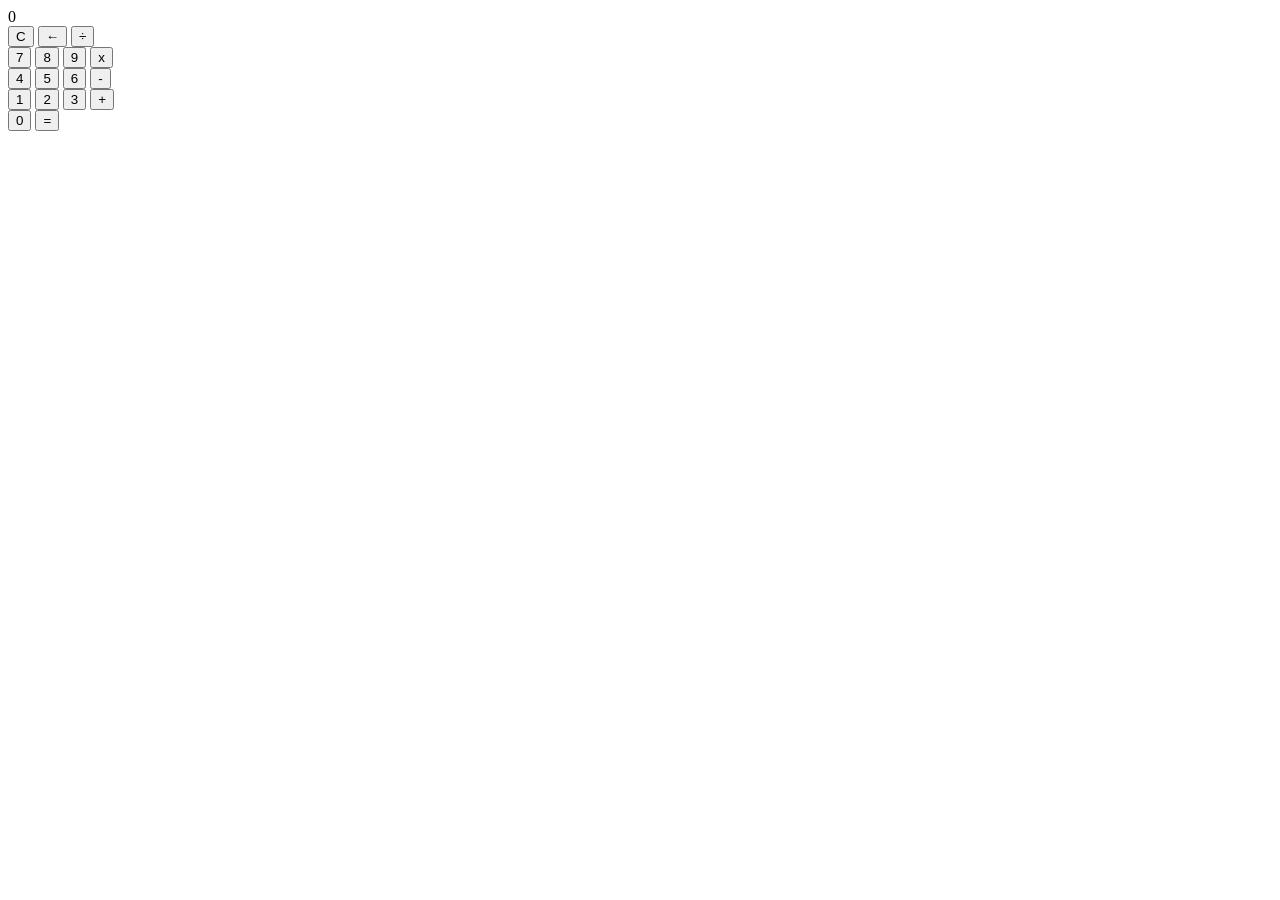
<file: calculator/index.html>
<!DOCTYPE html>
<html lang="en">
<head>
    <meta charset="UTF-8">
    <meta name="viewport" content="width=device-width, initial-scale=1.0">
    <title>Calculator</title>
    <link rel="stylesheet" href="C:\Users\atinp\OneDrive\Desktop\CODSOFT\CODSOFT\calculator\style.css" />
</head>
<body>
    <div class="calc">
        <section class="screen">0</section>

        <section class="calc-buttons">
            <div class="calc-button-row">
                <button class="calc-button double">C</button>
                <button class="calc-button">←</button>
                <button class="calc-button">÷</button>
            </div>
            <div class="calc-button-row">
                <button class="calc-button">7</button>
                <button class="calc-button">8</button>
                <button class="calc-button">9</button>
                <button class="calc-button">x</button>
            </div>
            <div class="calc-button-row">
                <button class="calc-button">4</button>
                <button class="calc-button">5</button>
                <button class="calc-button">6</button>
                <button class="calc-button">-</button>
            </div>
            <div class="calc-button-row">
                <button class="calc-button">1</button>
                <button class="calc-button">2</button>
                <button class="calc-button">3</button>
                <button class="calc-button">+</button>
            </div>
             <div class="calc-button-row">
                <button class="calc-button triple">0</button>
                <button class="calc-button">=</button>
              
            </div> 
        </section>
    </div>
<script src="C:\Users\atinp\OneDrive\Desktop\CODESOFT\CODESOFT\calculator\calc.js"></script>
</body>
</html>
</file>
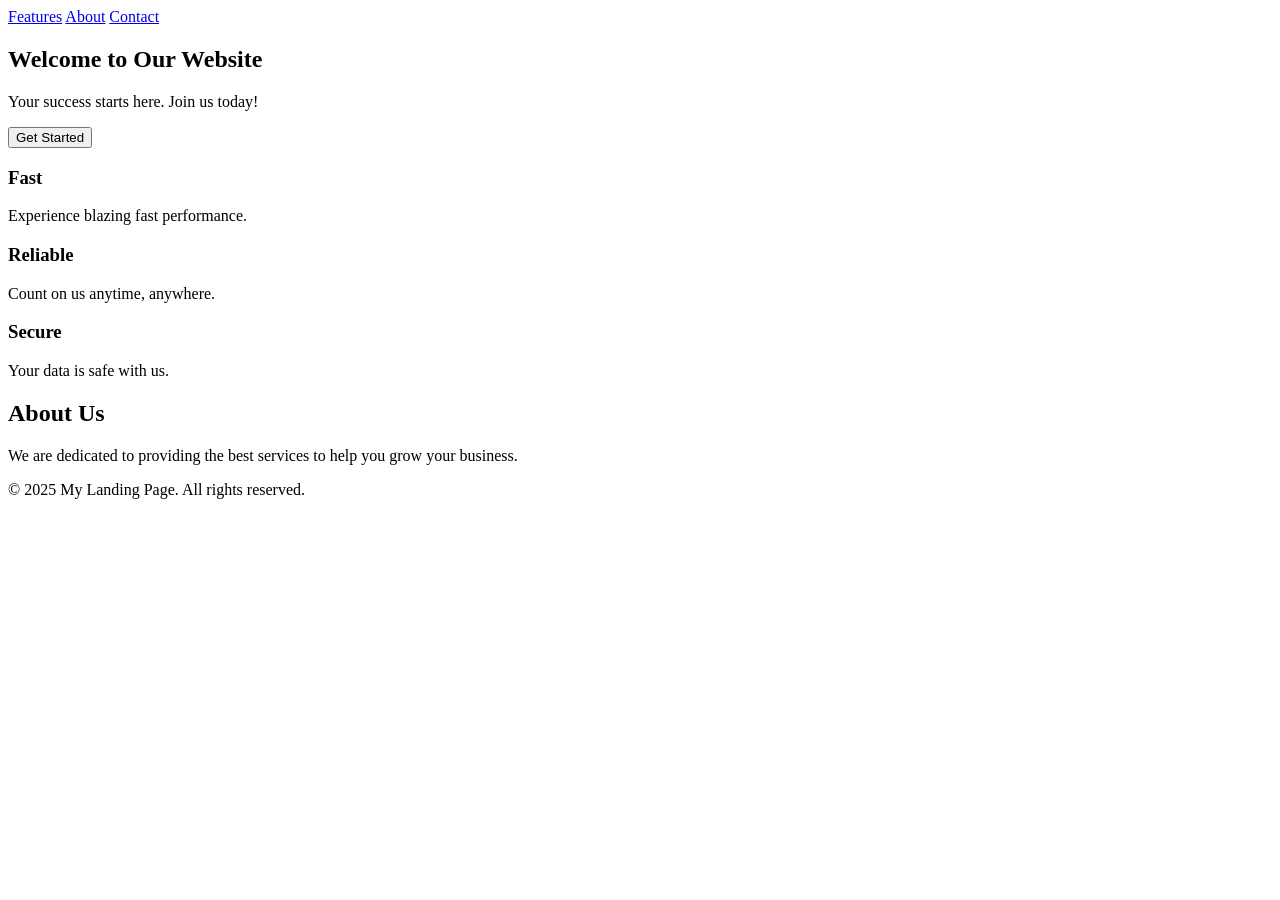
<file: landingpage/index.html>
<!DOCTYPE html>
<html lang="en">
<head>
  <meta charset="UTF-8" />
  <meta name="viewport" content="width=device-width, initial-scale=1" />
  <title>Polished Landing Page</title>
  <link rel="preconnect" href="https://fonts.googleapis.com" />
  <link rel="preconnect" href="https://fonts.gstatic.com" crossorigin />
  <link href="https://fonts.googleapis.com/css2?family=Poppins:wght@300;500;700&display=swap" rel="stylesheet" />
  <link rel="stylesheet" href="C:\Users\atinp\OneDrive\Desktop\CODESOFT\CODESOFT\landing page\style2.css" />
</head>
<body>
  <header>
    <div class="container">
      
      <nav>
        <a href="#features">Features</a>
        <a href="#about">About</a>
        <a href="#contact">Contact</a>
      </nav>
    </div>
  </header>

  <section class="hero">
    <div class="container">
      <h2>Welcome to Our Website</h2>
      <p>Your success starts here. Join us today!</p>
      <button>Get Started</button>
    </div>
  </section>

  <section id="features" class="features">
    <div class="container">
      <div class="feature-box">
        <h3>Fast</h3>
        <p>Experience blazing fast performance.</p>
      </div>
      <div class="feature-box">
        <h3>Reliable</h3>
        <p>Count on us anytime, anywhere.</p>
      </div>
      <div class="feature-box">
        <h3>Secure</h3>
        <p>Your data is safe with us.</p>
      </div>
    </div>
  </section>

  <section id="about" class="about">
    <div class="container">
      <h2>About Us</h2>
      <p>
        We are dedicated to providing the best services to help you grow your business.
      </p>
    </div>
  </section>

  <footer>
    <div class="container">
      <p>&copy; 2025 My Landing Page. All rights reserved.</p>
    </div>
  </footer>
</body>
</html>
</file>
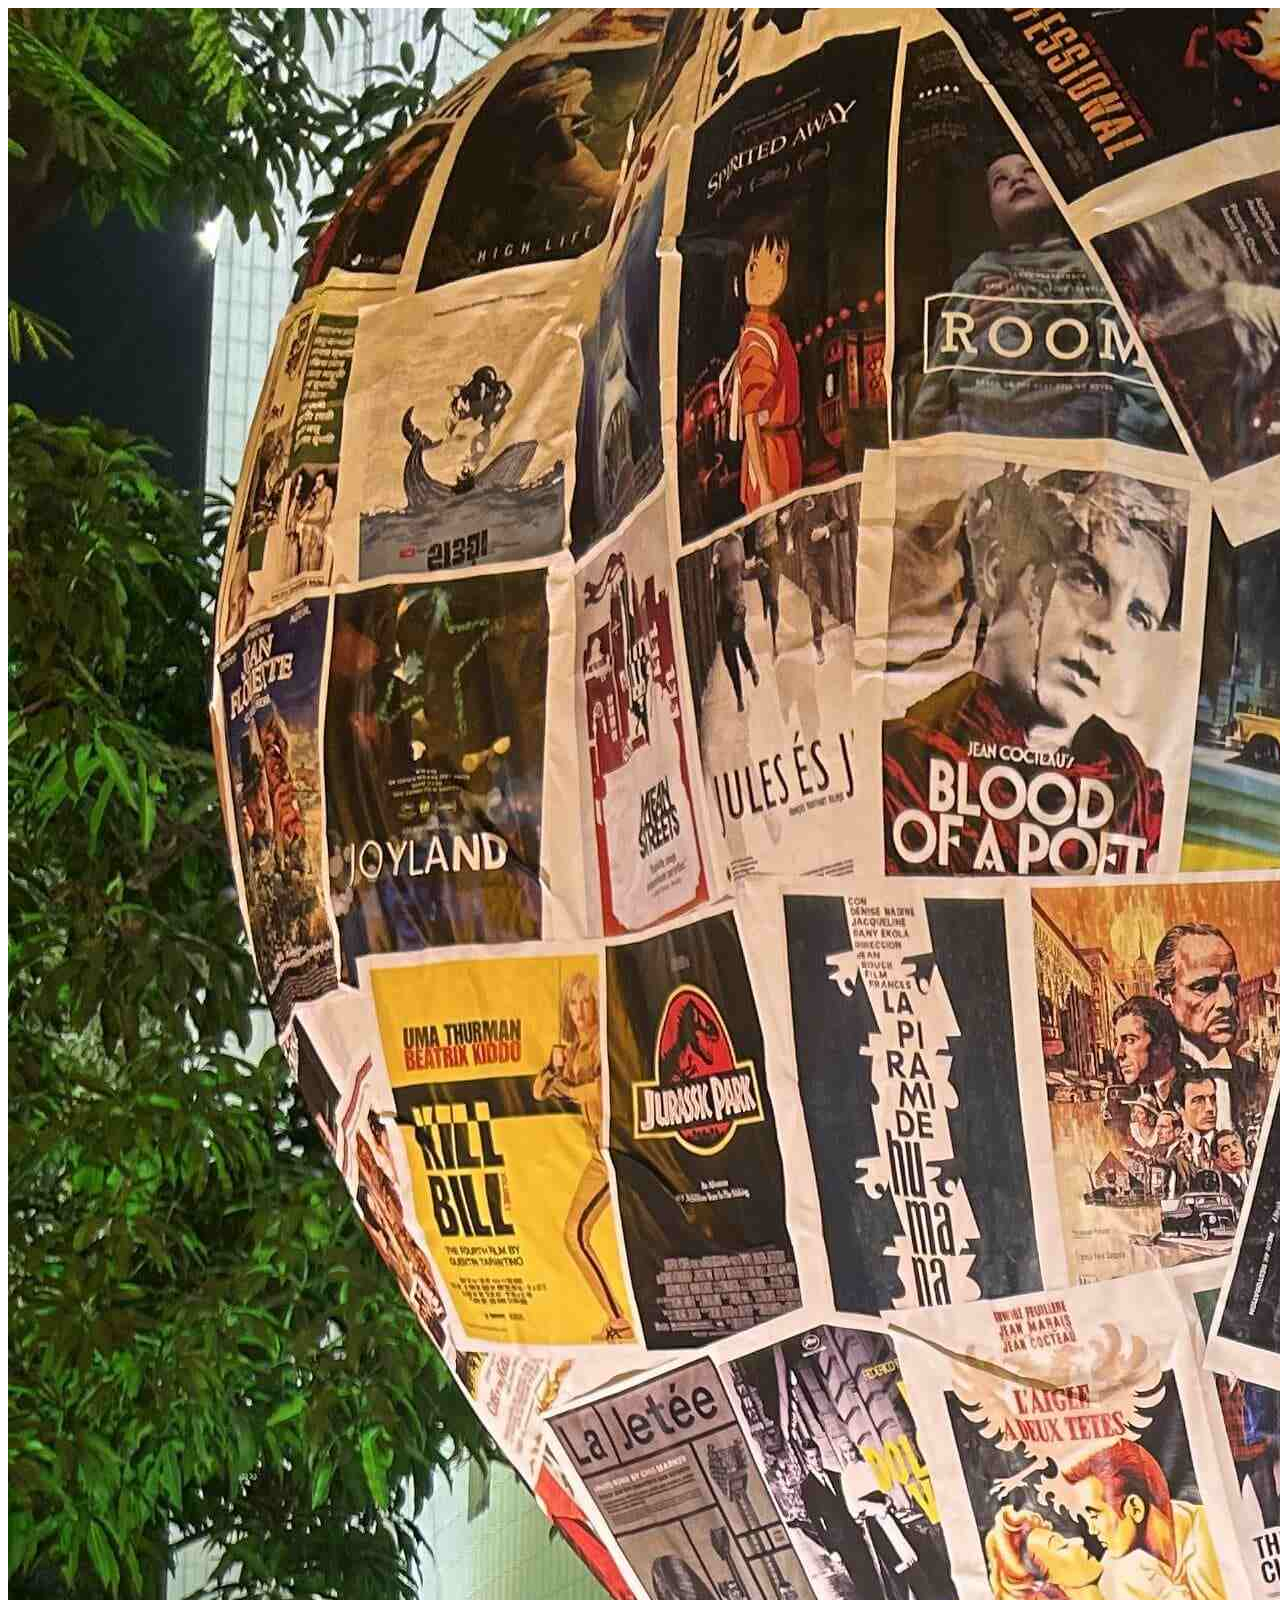
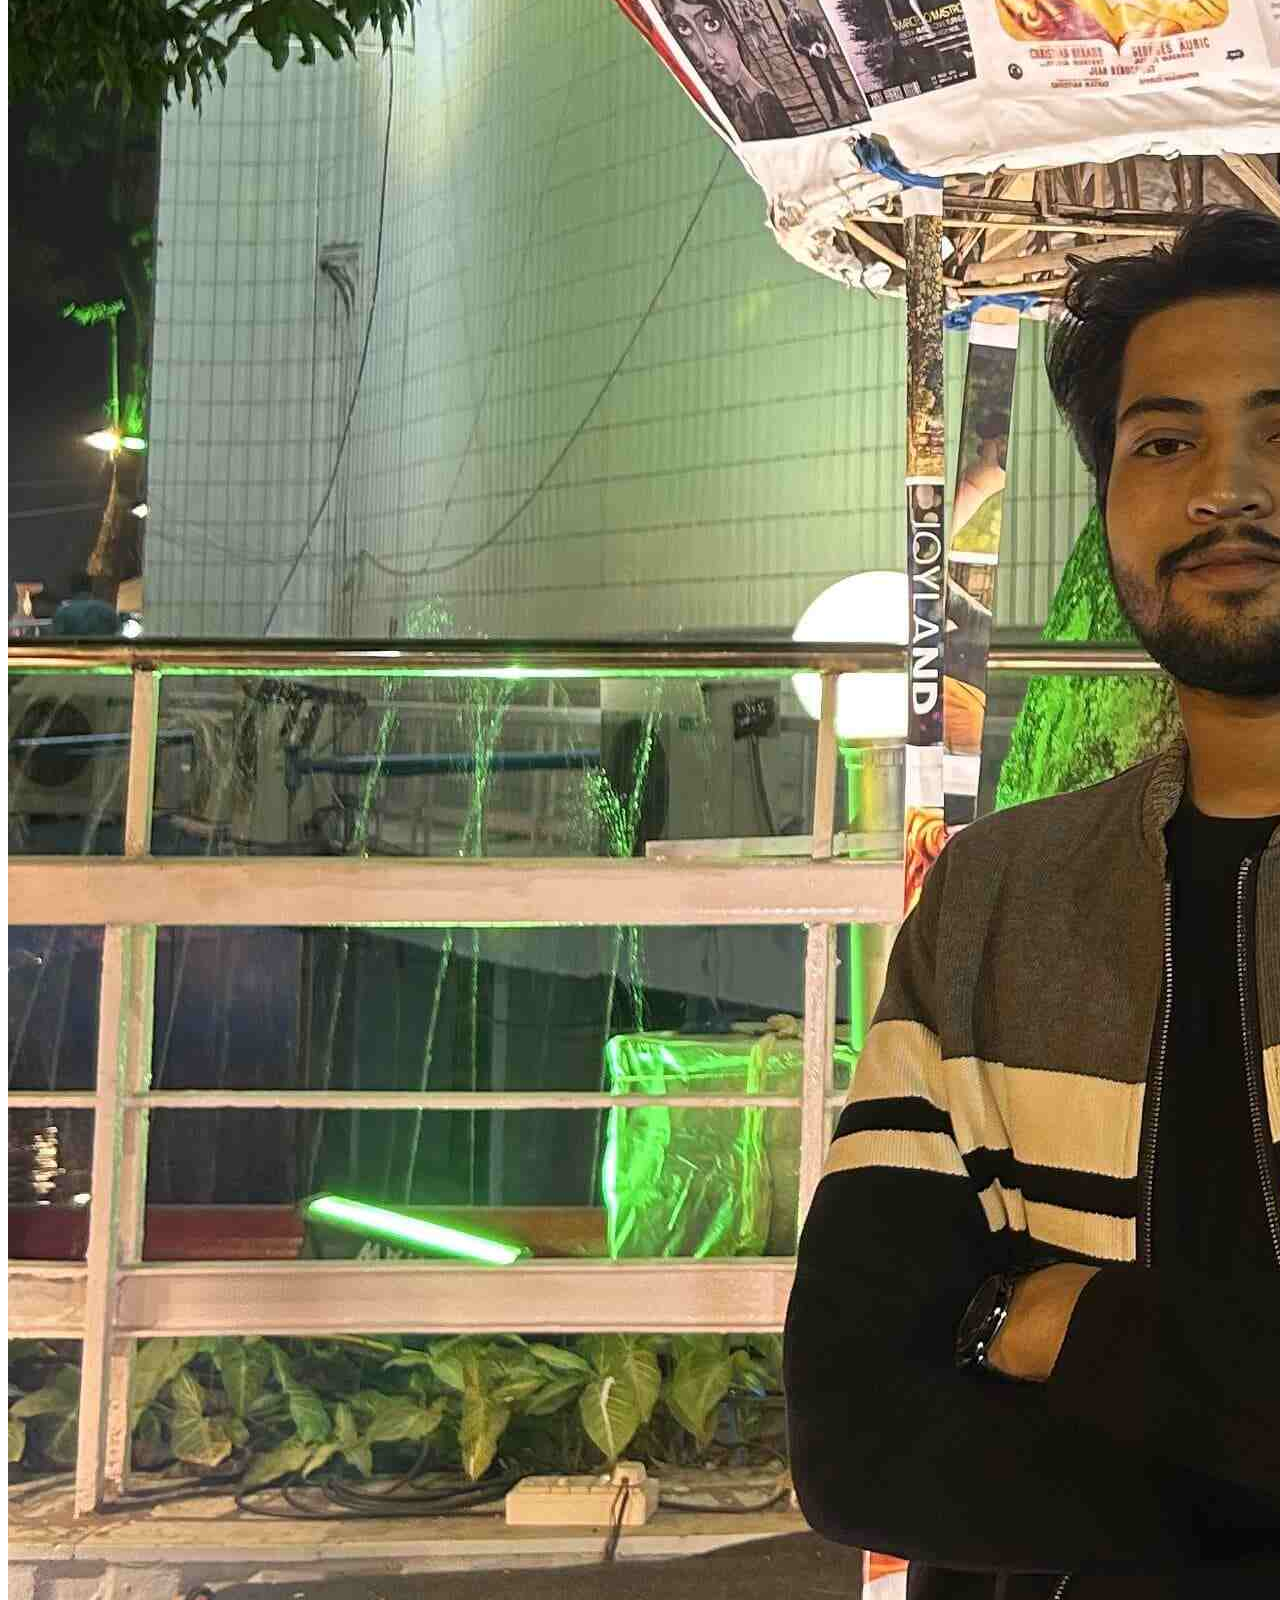
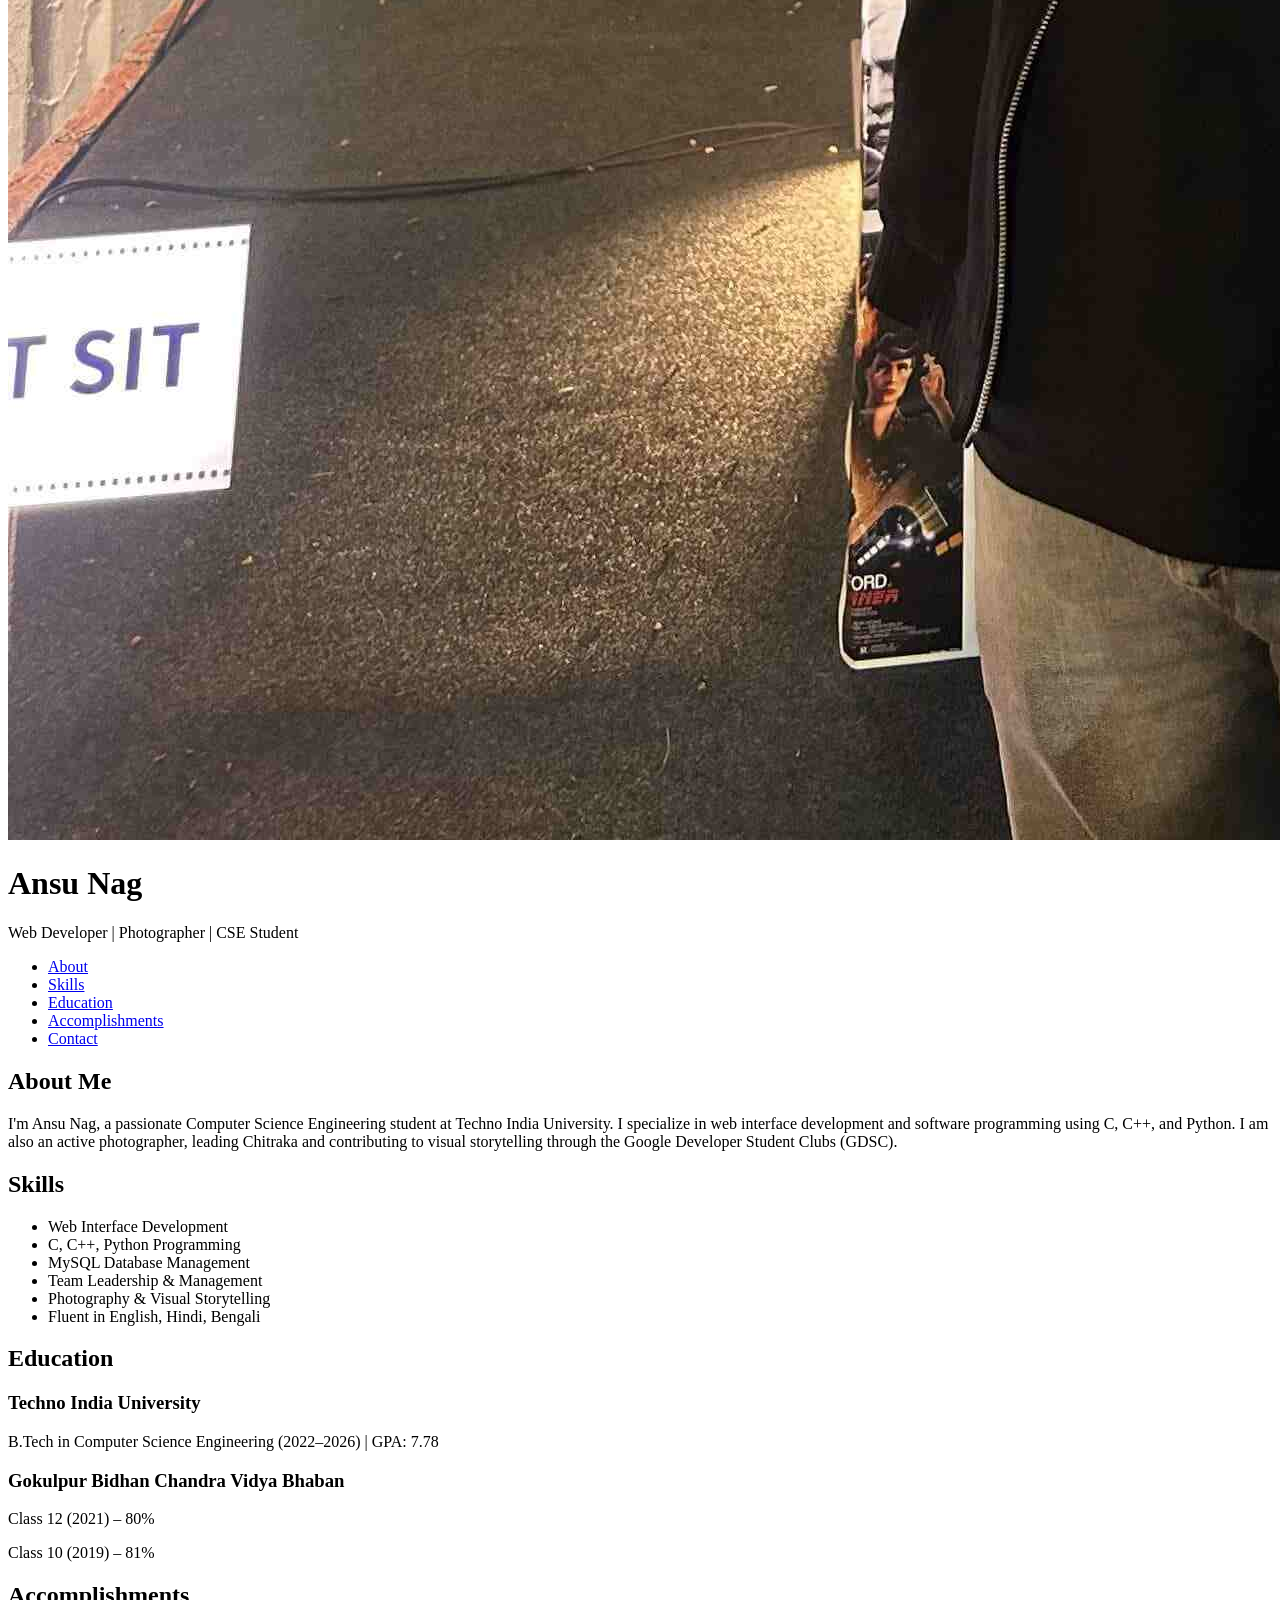
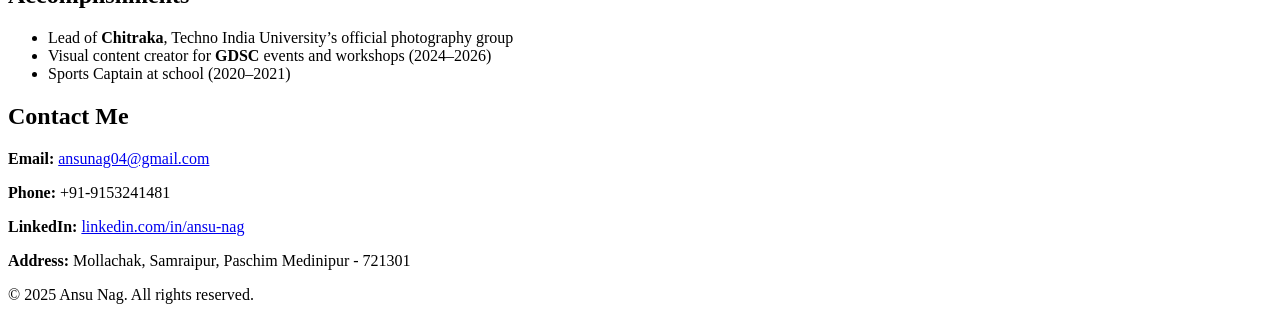
<file: portfolio/index.html>
<!DOCTYPE html>
<html lang="en">
<head>
  <meta charset="UTF-8" />
  <meta name="viewport" content="width=device-width, initial-scale=1.0"/>
  <title>Ansu Nag | Portfolio</title>
  <link rel="stylesheet" href="C:\Users\atinp\OneDrive\Desktop\CODSOFT\CODSOFT\portfolio\style.css" />
</head>
<body>
  <header>
    <div class="container">
      <img src="ansu.jpg" alt="Ansu Nag" class="profile-img" />
      <h1>Ansu Nag</h1>
      <p>Web Developer | Photographer | CSE Student</p>
    </div>
  </header>

  <nav>
    <ul class="container">
      <li><a href="#about">About</a></li>
      <li><a href="#skills">Skills</a></li>
      <li><a href="#education">Education</a></li>
      <li><a href="#projects">Accomplishments</a></li>
      <li><a href="#contact">Contact</a></li>
    </ul>
  </nav>

  <section id="about" class="container">
    <h2>About Me</h2>
    <p>
      I'm Ansu Nag, a passionate Computer Science Engineering student at Techno India University. I specialize in web interface development and software programming using C, C++, and Python. I am also an active photographer, leading Chitraka and contributing to visual storytelling through the Google Developer Student Clubs (GDSC).
    </p>
  </section>

  <section id="skills" class="container">
    <h2>Skills</h2>
    <ul class="skills-list">
      <li>Web Interface Development</li>
      <li>C, C++, Python Programming</li>
      <li>MySQL Database Management</li>
      <li>Team Leadership & Management</li>
      <li>Photography & Visual Storytelling</li>
      <li>Fluent in English, Hindi, Bengali</li>
    </ul>
  </section>

  <section id="education" class="container">
    <h2>Education</h2>
    <div class="edu-item">
      <h3>Techno India University</h3>
      <p>B.Tech in Computer Science Engineering (2022–2026) | GPA: 7.78</p>
    </div>
    <div class="edu-item">
      <h3>Gokulpur Bidhan Chandra Vidya Bhaban</h3>
      <p>Class 12 (2021) – 80%</p>
      <p>Class 10 (2019) – 81%</p>
    </div>
  </section>

  <section id="projects" class="container">
    <h2>Accomplishments</h2>
    <ul class="accomplishment-list">
      <li>Lead of <strong>Chitraka</strong>, Techno India University’s official photography group</li>
      <li>Visual content creator for <strong>GDSC</strong> events and workshops (2024–2026)</li>
      <li>Sports Captain at school (2020–2021)</li>
    </ul>
  </section>

  <section id="contact" class="container">
    <h2>Contact Me</h2>
    <p><strong>Email:</strong> <a href="mailto:ansunag04@gmail.com">ansunag04@gmail.com</a></p>
    <p><strong>Phone:</strong> +91-9153241481</p>
    <p><strong>LinkedIn:</strong> <a href="https://www.linkedin.com/in/ansu-nag-098813266" target="_blank">linkedin.com/in/ansu-nag</a></p>
    <p><strong>Address:</strong> Mollachak, Samraipur, Paschim Medinipur - 721301</p>
  </section>

  <footer>
    <div class="container">
      <p>&copy; 2025 Ansu Nag. All rights reserved.</p>
    </div>
  </footer>
</body>
</html>
</file>
